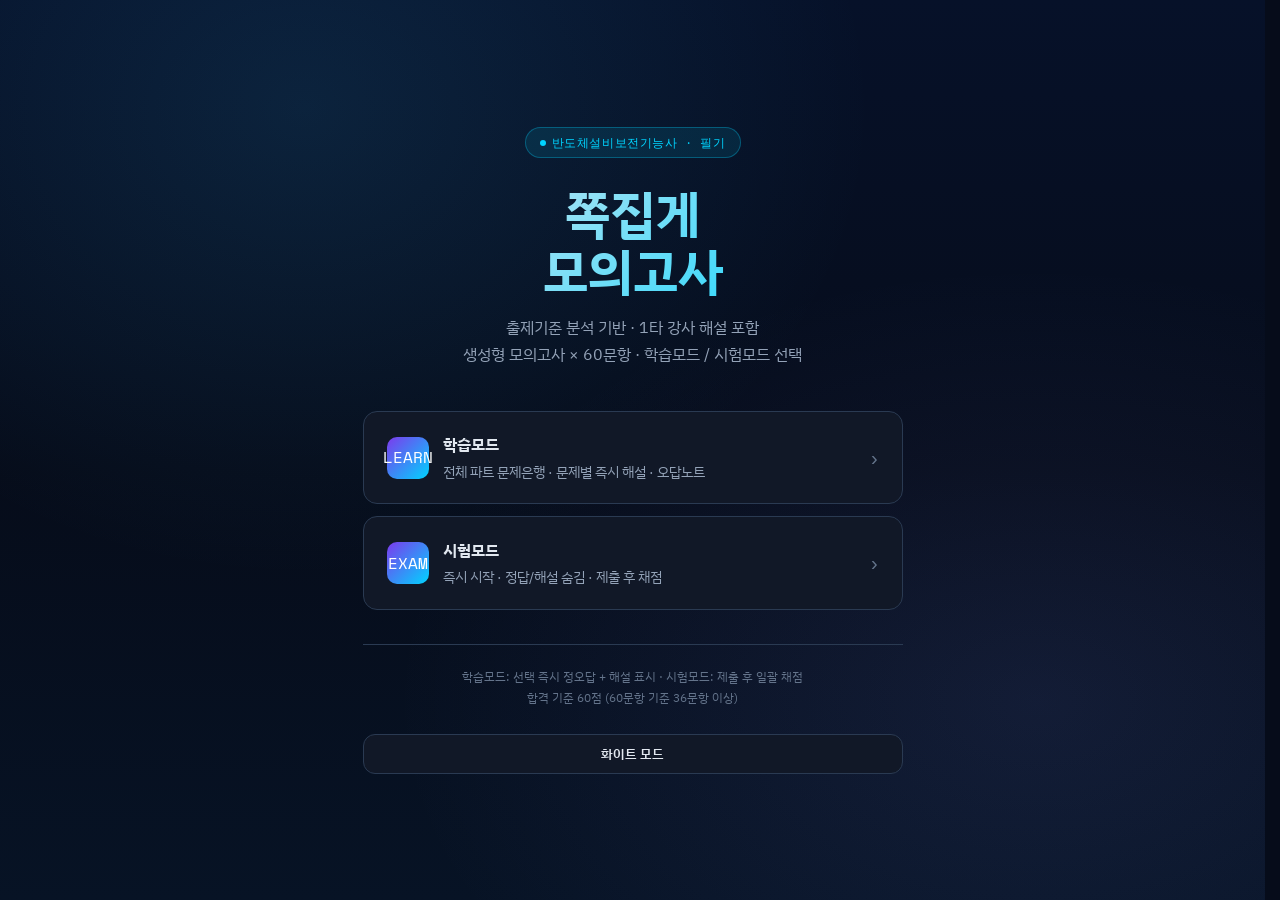
<file: index.html>
<!DOCTYPE html>
<html lang="ko">
<head>
  <meta charset="UTF-8">
  <meta name="viewport" content="width=device-width, initial-scale=1.0">
  <title>반도체설비보전기능사 필기 모의고사</title>
  <link rel="preconnect" href="https://fonts.googleapis.com">
  <link rel="preconnect" href="https://fonts.gstatic.com" crossorigin>
  <link href="https://fonts.googleapis.com/css2?family=IBM+Plex+Sans+KR:wght@400;500;700&family=Space+Mono:wght@400;700&display=swap" rel="stylesheet">
  <link rel="stylesheet" href="style.css">
</head>
<body>

<a id="geminiLink" target="_blank" rel="noopener noreferrer" style="display:none;"></a>

<!-- ── HOME ── -->
<div id="home" class="screen">
  <div class="home-inner">
    <div class="badge">반도체설비보전기능사 · 필기</div>
    <h1 class="home-title">쪽집게<br>모의고사</h1>
    <p class="home-sub">
      출제기준 분석 기반 · 1타 강사 해설 포함<br>
      생성형 모의고사 × 60문항 · 학습모드 / 시험모드 선택
    </p>
    <!-- 회차 카드: app.js가 동적으로 채움 -->
    <div id="examList"></div>
    <p class="home-note">
      학습모드: 선택 즉시 정오답 + 해설 표시 · 시험모드: 제출 후 일괄 채점<br>
      합격 기준 60점 (60문항 기준 36문항 이상)
    </p>
    <button id="themeToggle" class="theme-toggle" type="button" aria-label="테마 전환">화이트 모드</button>
  </div>
</div>

<!-- ── SUBJECT SELECT ── -->
<div id="subjectSelect" class="screen">
  <div class="select-inner">
    <button class="btn-back" onclick="goHome()">← 홈</button>
    <h2 class="select-title">과목을 선택하세요</h2>
    <div class="subject-buttons" id="subjectSelectButtons"></div>
  </div>
</div>

<!-- ── PART SELECT ── -->
<div id="partSelect" class="screen">
  <div class="select-inner">
    <button class="btn-back" onclick="goHome()">← 홈</button>
    <h2 class="select-title" id="partSelectTitle">파트를 선택하세요</h2>
    <div class="part-buttons" id="partSelectButtons"></div>
    <div class="select-actions">
      <button class="btn-secondary" id="partSelectCancelBtn" onclick="goHome()">취소</button>
      <button class="btn-primary" id="partSelectSubmitBtn" onclick="proceedToModeSelect()" disabled>다음</button>
    </div>
  </div>
</div>

<!-- ── MODE SELECT ── -->
<div id="modeSelect" class="screen">
  <div class="select-inner">
    <button class="btn-back" onclick="goHome()">← 홈</button>
    <h2 class="select-title">모드를 선택하세요</h2>
    <div class="mode-buttons">
      <button class="mode-select-btn" onclick="startWithSelectedParts('learn')">
        <div class="mode-name">학습모드</div>
        <div class="mode-desc">선택 즉시 정오답 표시<br>문제별 해설 제공</div>
      </button>
      <button class="mode-select-btn" onclick="startWithSelectedParts('exam')">
        <div class="mode-name">시험모드</div>
        <div class="mode-desc">정답·해설 숨김<br>제출 후 일괄 채점</div>
      </button>
    </div>
  </div>
</div>

<!-- ── QUIZ ── -->
<div id="quiz" class="screen">
  <div class="quiz-header">
    <div class="quiz-header-top">
      <button class="btn-back" onclick="goHome()">← 홈</button>
      <div class="header-title" id="hTitle"></div>
      <div class="quiz-header-actions">
        <button id="examModeQuickBtn" class="exam-nav-btn" type="button">시험모드 가기</button>
      </div>
    </div>
    <div class="progress-bar-wrap">
      <div class="progress-track">
        <div class="progress-fill" id="pFill"></div>
      </div>
      <div class="progress-label" id="pLabel"></div>
    </div>
    <div class="subject-nav-wrap">
      <div class="subject-nav" id="subjectNav"></div>
      <label class="learn-reveal-toggle" id="learnRevealToggleWrap" for="learnRevealToggle">
        <input id="learnRevealToggle" type="checkbox" checked />
        <span>정답·해설</span>
      </label>
    </div>
    <div class="tag-nav-wrap">
      <div class="tag-nav" id="tagNav"></div>
    </div>
    <div id="examTimerBox" class="exam-timer-box" style="display:none;">
      <div class="exam-timer-line">
        <span>제한 시간</span>
        <strong id="examTotalTime">1:00:00</strong>
      </div>
      <div class="exam-timer-line remain">
        <span>남은 시간</span>
        <strong id="examRemainTime">1:00:00</strong>
      </div>
      <div class="exam-timer-line exam-progress-line">
        <span id="examPartName">파트: -</span>
        <strong id="examProgressCount">총 1/60</strong>
      </div>
    </div>
  </div>
  <div class="quiz-body" id="quizBody"></div>
</div>

<!-- ── RESULT ── -->
<div id="result" class="screen">
  <div class="result-inner">
    <div class="result-header">
      <div class="result-exam-name" id="resExamName"></div>
      <div class="result-title">시험 결과</div>
      <div class="result-grade" id="resGrade"></div>
    </div>
    <div class="score-circle-wrap">
      <div class="score-circle" id="scoreCircle">
        <div class="score-circle-text">
          <span class="score-circle-num" id="resPct"></span>
          <span class="score-circle-label">점</span>
        </div>
      </div>
    </div>
    <div class="result-stats">
      <div class="stat-card"><div class="stat-val green" id="resCorrect">-</div><div class="stat-label">정답</div></div>
      <div class="stat-card"><div class="stat-val red"   id="resWrong">-</div><div class="stat-label">오답</div></div>
      <div class="stat-card"><div class="stat-val amber" id="resSkip">-</div><div class="stat-label">미응답</div></div>
    </div>
    <div class="result-review" id="resReview"></div>
    <div class="result-btns">
      <button class="btn-secondary" onclick="reviewExam()">해설 다시 보기</button>
      <button class="btn-primary"   onclick="goHome()">홈으로</button>
    </div>
  </div>
</div>

<div id="submitConfirmModal" class="confirm-modal" aria-hidden="true">
  <div class="confirm-modal-backdrop" data-close="1"></div>
  <div class="confirm-modal-card" role="dialog" aria-modal="true" aria-labelledby="submitConfirmTitle">
    <div class="confirm-modal-title" id="submitConfirmTitle">시험 제출 확인</div>
    <div class="confirm-modal-msg">시험을 종료하고 제출할까요?</div>
    <div class="confirm-modal-actions">
      <button id="submitConfirmCancel" class="btn-secondary" type="button">계속 풀기</button>
      <button id="submitConfirmOk" class="btn-primary" type="button">제출하기</button>
    </div>
  </div>
</div>

<script src="app.js?v=20260403-3"></script>
</body>
</html>
</file>
<file: style.css>
/* ═══════════════════════════════════════════════
   style.css  —  통합본 (v2)
   모드 전환: #quizHeader[data-mode="exam"] 단일 속성으로 제어
   body.exam-layout-mode 방식 완전 제거
   ═══════════════════════════════════════════════ */

/* ── 다크모드 토큰 ── */
:root {
  --bg: #060c1a;
  --surface: #111827;
  --surface2: #1a2235;
  --surface3: #1f2d44;
  --header-bg: rgba(7,13,28,0.92);
  --border: #2a3a52;
  --accent: #00d4ff;
  --accent2: #7c3aed;
  --green: #10b981;
  --red: #ef4444;
  --amber: #f59e0b;
  --text: #e2e8f0;
  --text2: #94a3b8;
  --text3: #64748b;
  --exp-card-bg: #0f172a;
  --exp-card-border: #2a3a52;
  --exp-card-text: #e2e8f0;
  --exp-label: #94a3b8;
  --exp-concept-bg: #0f1d2f;
  --exp-concept-title: #e2e8f0;
  --exp-concept-desc: #cbd5e1;
  --exp-step-text: #e2e8f0;
  --exp-arrow: #94a3b8;
  --exp-rule-bg: #2b2110;
  --exp-rule-title: #f7d6a0;
  --exp-rule-keyword: #f9b562;
  --exp-rule-action: #ffe7c2;
  --exp-link-bg: #12253a;
  --exp-link-text: #dbeafe;
  --exp-link-strong: #60a5fa;
  --exp-divider: #334155;
  --ok-border: #1d9e75;
  --ok-bg: #123d34;
  --ok-text: #9fe7d3;
  --wrong-border: #e57373;
  --wrong-bg: #3b1b21;
  --wrong-text: #ffb4b4;
  --trap-bg: #5b3718;
  --trap-text: #ffd0a3;
  --correct-badge-bg: #1d9e75;
  --correct-badge-text: #fff;
  --concept-accent: #1d9e75;
  --step-num-bg: #534ab7;
  --step-num-text: #fff;
  --rule-accent: #e6960c;
  --link-accent: #378add;
  --font: 'IBM Plex Sans KR','Noto Sans KR',sans-serif;
  --mono: 'Space Mono','JetBrains Mono',monospace;
}

body.light-mode {
  --bg: #f5f7fb;
  --surface: #fff;
  --surface2: #eef3fb;
  --surface3: #e3ebf7;
  --header-bg: rgba(240,245,255,0.92);
  --border: #c9d6ea;
  --accent: #006de0;
  --accent2: #4f46e5;
  --green: #0f9f6e;
  --red: #d93838;
  --amber: #b7791f;
  --text: #0f172a;
  --text2: #334155;
  --text3: #64748b;
  --exp-card-bg: #fff;
  --exp-card-border: #d0d0d0;
  --exp-card-text: #111;
  --exp-label: #666;
  --exp-concept-bg: #f4fdf9;
  --exp-concept-title: #111;
  --exp-concept-desc: #333;
  --exp-step-text: #111;
  --exp-arrow: #888;
  --exp-rule-bg: #fff8e8;
  --exp-rule-title: #3d2400;
  --exp-rule-keyword: #7f4500;
  --exp-rule-action: #3d2400;
  --exp-link-bg: #e8f3fc;
  --exp-link-text: #0a2540;
  --exp-link-strong: #185fa5;
  --exp-divider: #e0e0e0;
  --ok-border: #1d9e75;
  --ok-bg: #e0f7ef;
  --ok-text: #085041;
  --wrong-border: #e57373;
  --wrong-bg: #fff0f0;
  --wrong-text: #b71c1c;
  --trap-bg: #ffe0cc;
  --trap-text: #7f2a00;
}

/* ── 리셋 ── */
*,*::before,*::after { box-sizing:border-box; margin:0; padding:0; -webkit-tap-highlight-color:transparent; }
*:focus { outline:none; }
html { font-size:17px; scroll-behavior:smooth; scrollbar-gutter:stable; overflow-y:scroll; }
body { font-family:var(--font); background:var(--bg); color:var(--text); min-height:100vh; line-height:1.6; }

/* ══════════════════════════════════════
   스크린 시스템
══════════════════════════════════════ */
.screen { display:none; min-height:100vh; flex-direction:column; }
.screen.active { display:flex; }

/* ══════════════════════════════════════
   공용 버튼
══════════════════════════════════════ */
.btn-primary {
  flex:1; padding:13px; border-radius:12px;
  background:linear-gradient(135deg,var(--accent2),var(--accent));
  color:#fff; font-weight:700; font-size:15px; border:none;
  cursor:pointer; font-family:var(--font); transition:opacity .15s;
}
.btn-primary:hover { opacity:.88; }
.btn-primary:disabled { opacity:.45; cursor:not-allowed; }

.btn-secondary {
  flex:1; padding:13px; border-radius:12px;
  background:var(--surface); border:1px solid var(--border);
  color:var(--text); font-weight:700; font-size:15px;
  cursor:pointer; font-family:var(--font); transition:all .15s;
}
.btn-secondary:hover { border-color:var(--accent); color:var(--accent); }
.btn-secondary.compact {
  display:inline-flex; width:auto; min-width:140px;
  padding:7px 10px; font-size:12px; margin-bottom:10px;
}

.btn-back {
  display:inline-flex; align-items:center; justify-content:center;
  background:none; border:1px solid var(--border); color:var(--text2);
  border-radius:8px; cursor:pointer; font-size:13px; font-family:var(--font);
  white-space:nowrap; min-width:52px; height:32px; transition:all .15s;
}
.btn-back:hover { border-color:var(--accent); color:var(--accent); }

.theme-toggle {
  width:100%; border:1px solid var(--border); background:var(--surface);
  color:var(--text); border-radius:12px; padding:10px 16px;
  font-size:13px; font-weight:600; cursor:pointer; font-family:var(--font);
  transition:all .15s; margin-top:1.5rem;
}
.theme-toggle:hover { border-color:var(--accent); background:var(--surface2); }

/* ══════════════════════════════════════
   홈 화면
══════════════════════════════════════ */
#home {
  align-items:center; justify-content:center; padding:2rem; overflow:hidden;
  background:
    radial-gradient(ellipse at 24% 12%,rgba(56,189,248,.11) 0%,transparent 42%),
    radial-gradient(ellipse at 82% 78%,rgba(129,140,248,.1) 0%,transparent 44%),
    linear-gradient(180deg,#061129 0%,#060c1a 52%,#071325 100%);
}
.home-inner { max-width:540px; width:100%; text-align:center; position:relative; z-index:1; }

.badge {
  display:inline-flex; align-items:center; gap:6px;
  background:rgba(0,212,255,.1); border:1px solid rgba(0,212,255,.3);
  color:var(--accent); font-size:12px; font-weight:500;
  padding:5px 14px; border-radius:999px; margin-bottom:1.5rem;
  font-family:var(--mono); letter-spacing:.05em;
}
.badge::before {
  content:''; width:6px; height:6px; background:var(--accent);
  border-radius:50%; animation:pulse 2s infinite;
}
@keyframes pulse { 0%,100%{opacity:1;transform:scale(1)} 50%{opacity:.5;transform:scale(1.3)} }

.home-title {
  font-size:clamp(2rem,5vw,3rem); font-weight:900; line-height:1.15; margin-bottom:.75rem;
  background:linear-gradient(135deg,#e2e8f0 0%,var(--accent) 100%);
  -webkit-background-clip:text; -webkit-text-fill-color:transparent;
}
.home-sub { font-size:16px; color:var(--text2); margin-bottom:2.5rem; line-height:1.7; }
#examList { display:flex; flex-direction:column; gap:12px; margin-bottom:2rem; }
.home-note { font-size:12px; color:var(--text3); border-top:1px solid var(--border); padding-top:1.2rem; line-height:1.8; }

.exam-card {
  background:var(--surface); border:1px solid var(--border); border-radius:14px;
  padding:1.2rem 1.4rem; cursor:pointer; transition:all .2s;
  display:flex; align-items:center; justify-content:space-between; text-align:left;
}
.exam-card:hover { border-color:var(--accent); background:var(--surface2); transform:translateY(-2px); box-shadow:0 8px 24px rgba(0,212,255,.12); }
.exam-card-left { display:flex; align-items:center; gap:14px; }
.exam-num {
  width:42px; height:42px; background:linear-gradient(135deg,var(--accent2),var(--accent));
  border-radius:10px; display:flex; align-items:center; justify-content:center;
  font-family:var(--mono); font-weight:500; font-size:16px; color:#fff; flex-shrink:0;
}
.exam-info h3 { font-size:16px; font-weight:700; color:var(--text); margin-bottom:3px; }
.exam-info p { font-size:14px; color:var(--text2); }
.exam-arrow { color:var(--text3); font-size:20px; }

body.light-mode #home {
  background:
    radial-gradient(ellipse at 24% 12%,rgba(14,116,214,.1) 0%,transparent 42%),
    radial-gradient(ellipse at 82% 78%,rgba(99,102,241,.08) 0%,transparent 44%),
    linear-gradient(180deg,#f2f7ff 0%,#edf3ff 100%);
}
body.light-mode .home-title { background:none; -webkit-background-clip:initial; -webkit-text-fill-color:initial; color:#0b4fa8; }
body.light-mode .badge { background:#e6f2ff; border-color:#b9d6ff; color:#0057b8; }
body.light-mode .badge::before { background:#0057b8; }

/* ══════════════════════════════════════
   선택 화면 공통
══════════════════════════════════════ */
.select-inner { padding:2rem 1.5rem; max-width:600px; margin:0 auto; }
.select-title { font-size:1.5rem; font-weight:700; color:var(--text); margin-bottom:2rem; text-align:center; }
.subject-buttons,.part-buttons,.mode-buttons { display:flex; flex-direction:column; gap:12px; margin-bottom:2rem; }

.subject-select-btn,.part-select-label,.mode-select-btn {
  padding:1rem; border-radius:12px; background:var(--surface);
  border:1px solid var(--border); color:var(--text);
  font-size:15px; font-weight:600; cursor:pointer; font-family:var(--font); transition:all .15s;
}
.subject-select-btn:hover,.part-select-label:hover,.mode-select-btn:hover {
  background:var(--surface2); border-color:var(--accent); color:var(--accent);
}
.part-select-label { display:flex; align-items:center; gap:.75rem; }
.part-select-checkbox { width:20px; height:20px; cursor:pointer; }
.part-select-text { flex:1; text-align:left; }
.select-actions { display:flex; gap:10px; margin-top:2rem; }

.mode-select-btn { padding:1.5rem; text-align:left; }
.mode-name { font-size:18px; font-weight:700; margin-bottom:.5rem; color:var(--accent); }
.mode-desc { font-size:14px; color:var(--text2); line-height:1.5; }

/* ══════════════════════════════════════
   퀴즈 헤더
   핵심: data-mode 속성 하나로 학습/시험 전환
   - [data-mode="learn"] : 기본값, 과목·태그 네비 표시
   - [data-mode="exam"]  : 타이머 표시, 네비 숨김
   class 충돌 없음, specificity 동일 레벨
══════════════════════════════════════ */
#quiz {
  flex-direction:column;
  background:var(--bg);
}

.quiz-header {
  position:sticky; top:0; z-index:100;
  width:min(760px, calc(100% - 24px));
  margin:0 auto; box-sizing:border-box;
  background:var(--header-bg);
  backdrop-filter:blur(12px);
  border-bottom:1px solid var(--border);
  padding:.75rem 1rem;
}

/* 상단 바 */
.qh-top {
  display:grid; grid-template-columns:auto 1fr auto;
  align-items:center; gap:12px; min-height:42px;
}
.qh-title { font-size:15px; font-weight:700; color:var(--text); text-align:center; white-space:nowrap; overflow:hidden; text-overflow:ellipsis; }

/* 모드 전환 버튼 */
.mode-toggle-btn {
  display:inline-flex; align-items:center; justify-content:center;
  height:32px; min-width:114px; padding:0;
  border-radius:6px; background:var(--surface); border:1px solid var(--border);
  color:var(--text); font-size:12px; font-weight:600;
  cursor:pointer; font-family:var(--font); white-space:nowrap; transition:all .1s;
}
.mode-toggle-btn:hover { background:var(--surface2); border-color:var(--accent); color:var(--accent); }

/* 진행률 바 */
.qh-progress { margin:.6rem 0 0; }
.progress-track { height:4px; background:var(--surface2); border-radius:999px; overflow:hidden; }
.progress-fill { height:100%; background:linear-gradient(90deg,var(--accent2),var(--accent)); border-radius:999px; transition:width .4s ease; width:0; }
.progress-label { font-size:14px; color:var(--text2); margin-top:4px; text-align:right; font-family:var(--mono); font-weight:700; }
.progress-label.is-exam { display:flex; justify-content:space-between; text-align:left; gap:10px; }

/* ── 학습모드 전용 네비 ── */
.qh-learn-nav {
  display:flex; align-items:center; gap:8px;
  border-bottom:1px solid var(--border); margin-top:.6rem;
}
.subject-nav { display:flex; gap:8px; }
.sub-nav-btn {
  background:none; border:none; color:var(--text2); font-size:15px; font-weight:700;
  padding:4px 12px; cursor:pointer; border-radius:6px; transition:.2s; font-family:var(--font);
}
.sub-nav-btn.active { color:var(--accent); background:rgba(0,212,255,.1); }
.sub-nav-btn:hover { color:var(--accent); }

.learn-reveal-toggle {
  display:inline-flex; align-items:center; gap:8px; margin-left:auto;
  padding:7px 10px; border:1px solid var(--border); border-radius:999px;
  background:var(--surface2); color:var(--text); font-size:12px; font-weight:700;
  user-select:none; cursor:pointer;
}
.learn-reveal-toggle input { width:14px; height:14px; accent-color:var(--accent); }
.learn-reveal-toggle.is-hidden { visibility:hidden; pointer-events:none; }

.qh-tag-nav {
  margin:.5rem 0 0; display:flex; align-items:center; overflow-x:auto;
  -webkit-overflow-scrolling:touch; scrollbar-width:none;
}
.qh-tag-nav::-webkit-scrollbar { display:none; }
.tag-nav { display:flex; gap:6px; padding-bottom:2px; width:max-content; }
.tag-btn {
  display:flex; align-items:center; gap:5px; padding:4px 11px;
  border-radius:999px; border:1px solid var(--border); background:var(--surface2);
  color:var(--text2); font-size:11.5px; font-weight:500; cursor:pointer;
  white-space:nowrap; font-family:var(--font); transition:all .15s;
}
.tag-btn:hover,.tag-btn.active { border-color:var(--accent); color:var(--accent); background:rgba(0,212,255,.1); }
.tag-btn-dot { width:5px; height:5px; border-radius:50%; background:currentColor; flex-shrink:0; }
.tag-btn-cnt { font-family:var(--mono); font-size:10px; background:rgba(255,255,255,.08); border-radius:999px; padding:0 5px; color:var(--text3); }

/* ── 시험모드 전용 타이머 ── */
.qh-timer {
  display:flex; flex-wrap:wrap; gap:4px 16px; align-items:center;
  margin:.5rem 0 0; padding:5px 10px;
  border:1px solid var(--border); border-radius:8px; background:var(--surface2);
}
.timer-line {
  display:flex; align-items:center; gap:8px; flex:1; min-width:0;
  font-size:11px; color:var(--text2); white-space:nowrap;
}
.timer-line strong { 
  margin-left:auto; /* 오른쪽 정렬 추가 */
  color:var(--text); font-family:var(--mono); font-size:12px; font-variant-numeric:tabular-nums; 
}
.timer-line.remain strong { color:#ff6b9a; }

/* ══ 핵심: data-mode 기반 표시/숨김 ══
   learn 모드: 네비 표시 / 타이머 숨김
   exam  모드: 타이머 표시 / 네비 숨김
   기본값(속성 없음)은 learn과 동일 */

/* 타이머: 기본 숨김 */
.quiz-header .qh-timer { display:none; }
/* exam 모드에서만 타이머 표시 */
.quiz-header[data-mode="exam"] .qh-timer { display:flex; }

/* 네비: 기본 표시 */
.quiz-header .qh-learn-nav,
.quiz-header .qh-tag-nav { display:flex; }
/* exam 모드에서 네비 숨김 */
.quiz-header[data-mode="exam"] .qh-learn-nav,
.quiz-header[data-mode="exam"] .qh-tag-nav { display:none; }

/* 진행률 레이블: exam에서 숨김 */
.quiz-header[data-mode="exam"] .progress-label { display:none; }

/* 시험모드 인라인 액션: 기본 숨김, exam에서만 표시 */
.q-inline-actions { display:none; }
.quiz-header[data-mode="exam"] ~ .quiz-body .q-inline-actions { display:inline-flex; }

/* q-reveal-slot: 기본 숨김, exam에서만 표시 */
.q-reveal-slot { display:none; margin-left:auto; }
.quiz-header[data-mode="exam"] ~ .quiz-body .q-reveal-slot { display:inline-flex; }

/* 시험모드에서 검색 버튼 숨김 */
.quiz-header[data-mode="exam"] ~ .quiz-body .q-search-actions { display:none; }

/* ══════════════════════════════════════
   퀴즈 바디
══════════════════════════════════════ */
.quiz-body {
  flex:1; padding:1.5rem 1.2rem 3rem;
  max-width:760px; margin:0 auto; width:100%;
}

/* ══════════════════════════════════════
   문제 카드
══════════════════════════════════════ */
.q-block {
  background:var(--surface); border:1px solid var(--border);
  border-radius:16px; padding:1.4rem; margin-bottom:1.2rem;
  transition:border-color .2s;
}
.q-block.answered { border-color:var(--surface3); }

.q-meta { display:flex; align-items:center; gap:8px; margin-bottom:10px; flex-wrap:wrap; }

.q-num-badge { font-family:var(--mono); font-size:14px; font-weight:500; color:var(--text); background:var(--surface2); padding:4px 10px; border-radius:6px; }
.q-tag { font-size:14px; font-weight:500; padding:4px 10px; border-radius:6px; background:rgba(0,212,255,.1); color:var(--accent); border:1px solid rgba(0,212,255,.2); }
.q-type { font-size:14px; font-weight:500; padding:4px 10px; border-radius:6px; border:1px solid var(--border); color:var(--text3); font-family:var(--mono); }
.q-type.memory { border-color:rgba(245,158,11,.3); color:var(--amber); background:rgba(245,158,11,.06); }
.q-type.understanding { border-color:rgba(124,58,237,.3); color:#a78bfa; background:rgba(124,58,237,.06); }

.q-text { font-size:17px; font-weight:500; color:var(--text); margin-bottom:1rem; line-height:1.65; }

/* 검색 버튼 */
.q-search-actions { display:inline-flex; gap:8px; align-items:center; margin-left:8px; flex-wrap:wrap; margin-right:auto; }
.q-search-btn {
  display:inline-flex; align-items:center; justify-content:center; gap:6px;
  padding:6px 10px; border-radius:8px; border:1px solid var(--border);
  background:var(--surface2); color:var(--text); font-size:12px; font-weight:700;
  cursor:pointer; font-family:var(--font); white-space:nowrap;
}
.q-search-btn:hover { border-color:var(--accent); color:var(--accent); }
.q-search-btn.youtube { border-color:rgba(255,0,0,.28); }
.q-search-btn.gemini { border-color:rgba(124,58,237,.28); }
.q-search-icon { width:16px; height:16px; display:block; flex-shrink:0; }

/* 인라인 액션 버튼들 */
.q-inline-actions { gap:8px; align-items:center; margin-top:18px; }
.q-inline-reveal {
  display:inline-flex; align-items:center; gap:6px; padding:6px 10px;
  border:1px solid var(--border); border-radius:8px; background:var(--surface2);
  color:var(--text2); font-size:12px; font-weight:700; white-space:nowrap; user-select:none;
}
.q-inline-reveal input { width:14px; height:14px; accent-color:var(--accent); }
.q-inline-btn {
  padding:6px 10px; min-width:92px; border-radius:8px; border:1px solid var(--border);
  background:var(--surface2); color:var(--text); font-size:12px; font-weight:700;
  cursor:pointer; font-family:var(--font); white-space:nowrap;
}
.q-inline-btn:hover:not(:disabled) { border-color:var(--accent); color:var(--accent); }
.q-inline-btn:disabled { opacity:.45; cursor:not-allowed; }
.q-inline-submit { background:var(--accent); color:var(--bg); border-color:var(--accent); }
.q-inline-submit:hover:not(:disabled) { opacity:.9; color:var(--bg); }

/* 선택지 */
.opts { display:flex; flex-direction:column; gap:10px; }
.option {
  display:flex; gap:12px; padding:14px; border-radius:8px;
  cursor:pointer; background:var(--surface2); border:1.5px solid var(--border); transition:all .2s;
}
@media(hover:hover) { .option:hover:not(.locked) { background:var(--surface3); border-color:var(--accent); } }
.option.locked { cursor:default; }
.option.selected { border-color:var(--accent); background:rgba(0,212,255,.06); }
.option.exam-picked {
  border-color:#19d4ff; background:rgba(0,212,255,.14);
  box-shadow:0 0 0 1px rgba(0,212,255,.35),0 8px 18px rgba(0,212,255,.12); position:relative;
}
.option.exam-picked::before {
  content:'선택'; position:absolute; right:10px; top:8px;
  font-size:11px; font-weight:700; color:#7ee8ff;
  background:rgba(0,212,255,.14); border:1px solid rgba(0,212,255,.35);
  border-radius:999px; padding:1px 7px;
}
.option.correct { border:2px solid var(--ok-border) !important; background:var(--ok-bg) !important; }
.option.wrong { border:1.5px solid var(--wrong-border) !important; background:var(--wrong-bg) !important; }

.opt-no { font-size:15px; font-family:var(--mono); font-weight:500; min-width:22px; padding-top:1px; }
.opt-body { flex:1; }
.opt-name { font-size:16px; font-weight:500; margin-bottom:5px; display:flex; align-items:center; flex-wrap:wrap; gap:6px; width:100%; }
.opt-desc { font-size:15px; opacity:.8; line-height:1.65; display:none; }
.option.show-desc .opt-desc { display:block; }
.option.correct .opt-no,.option.correct .opt-name,.option.correct .opt-desc { color:var(--ok-text) !important; }
.option.wrong .opt-no,.option.wrong .opt-name,.option.wrong .opt-desc { color:var(--wrong-text) !important; }

.trap { font-size:12px; font-weight:500; padding:2px 9px; border-radius:20px; background:var(--trap-bg) !important; color:var(--trap-text) !important; display:none; margin-left:6px; }
.correct-label { font-size:12px; font-weight:500; padding:2px 9px; border-radius:20px; background:var(--correct-badge-bg) !important; color:var(--correct-badge-text) !important; display:none; margin-left:6px; }
.option.show-desc .trap.is-visible,.option.show-desc .correct-label.is-visible { display:inline-block; }

/* ══════════════════════════════════════
   해설 섹션
══════════════════════════════════════ */
.card {
  background:var(--exp-card-bg) !important; border:1px solid var(--exp-card-border) !important;
  border-radius:12px !important; padding:1.5rem !important; margin-bottom:16px !important;
  color:var(--exp-card-text) !important;
}
.section-label { font-size:12px; font-weight:500; color:var(--exp-label) !important; letter-spacing:.06em; text-transform:uppercase; margin-bottom:12px; }
.concept { border-left:4px solid var(--concept-accent) !important; padding:12px 16px; border-radius:0 8px 8px 0; background:var(--exp-concept-bg) !important; margin-bottom:12px; }
.concept-title { font-size:15px; font-weight:500; color:var(--exp-concept-title) !important; margin-bottom:6px; }
.concept-desc { font-size:14px; color:var(--exp-concept-desc) !important; line-height:1.7; }
.steps { display:flex; align-items:center; gap:8px; margin-bottom:14px; flex-wrap:wrap; }
.step-num { width:28px; height:28px; border-radius:50%; background:var(--step-num-bg) !important; color:var(--step-num-text) !important; font-size:13px; font-family:var(--mono); display:flex; align-items:center; justify-content:center; flex-shrink:0; }
.step-text { font-size:14px; font-weight:500; color:var(--exp-step-text) !important; }
.arrow { font-size:16px; color:var(--exp-arrow) !important; }
.rule-box { border-left:4px solid var(--rule-accent) !important; background:var(--exp-rule-bg) !important; padding:14px 16px; border-radius:0 8px 8px 0; margin-bottom:12px; }
.rule-title { font-size:14px; font-weight:500; color:var(--exp-rule-title) !important; margin-bottom:10px; }
.rule-row { display:flex; align-items:baseline; gap:10px; margin-bottom:6px; }
.rule-keyword { font-size:14px; font-weight:500; color:var(--exp-rule-keyword) !important; min-width:90px; }
.rule-action { font-size:14px; color:var(--exp-rule-action) !important; }
.link-box { border-left:4px solid var(--link-accent) !important; background:var(--exp-link-bg) !important; padding:12px 16px; border-radius:0 8px 8px 0; font-size:14px; color:var(--exp-link-text) !important; line-height:1.65; }
.link-box strong { color:var(--exp-link-strong) !important; }
hr.div { border:none; border-top:1px solid var(--exp-divider) !important; margin:14px 0; }
.tag-anchor-spacer { display:block; height:0; }
.step-inline-note { margin-bottom:12px; }
.exp-card { margin-top:16px; }

/* ══════════════════════════════════════
   결과 화면
══════════════════════════════════════ */
#result {
  align-items:center; justify-content:center; padding:2rem;
  background:radial-gradient(ellipse at 50% 0%,rgba(124,58,237,.1) 0%,transparent 60%),var(--bg);
}
.result-inner { max-width:560px; width:100%; }
.result-header { text-align:center; margin-bottom:2rem; }
.result-exam-name { font-size:13px; color:var(--text3); font-family:var(--mono); margin-bottom:8px; }
.result-title { font-size:2rem; font-weight:900; color:var(--text); margin-bottom:4px; }
.result-grade { font-size:1.1rem; font-weight:700; margin-top:6px; }
.result-grade.pass { color:var(--green); }
.result-grade.fail { color:var(--red); }

.score-circle-wrap { display:flex; justify-content:center; margin:1.5rem 0; }
.score-circle {
  width:140px; height:140px; border-radius:50%;
  background:conic-gradient(var(--accent) 0deg,var(--accent2) var(--deg),var(--surface2) var(--deg));
  display:flex; align-items:center; justify-content:center; position:relative;
}
.score-circle::after { content:''; position:absolute; width:110px; height:110px; border-radius:50%; background:var(--bg); }
.score-circle-text { position:relative; z-index:1; text-align:center; }
.score-circle-num { font-size:2rem; font-weight:900; color:var(--text); font-family:var(--mono); display:block; }
.score-circle-label { font-size:11px; color:var(--text3); font-family:var(--mono); }

.result-stats { display:grid; grid-template-columns:repeat(3,1fr); gap:10px; margin-bottom:1.5rem; }
.stat-card { background:var(--surface); border:1px solid var(--border); border-radius:12px; padding:1rem; text-align:center; }
.stat-val { font-size:1.5rem; font-weight:900; font-family:var(--mono); margin-bottom:4px; }
.stat-val.green { color:var(--green); }
.stat-val.red { color:var(--red); }
.stat-val.amber { color:var(--amber); }
.stat-label { font-size:12px; color:var(--text3); }

.result-review { background:var(--surface); border:1px solid var(--border); border-radius:14px; padding:1.2rem; margin-bottom:1.5rem; }
.review-section+.review-section { margin-top:1.2rem; padding-top:1.1rem; border-top:1px solid var(--border); }
.review-title { font-size:13px; font-weight:700; color:var(--accent); margin-bottom:12px; font-family:var(--mono); text-transform:uppercase; letter-spacing:.06em; }
.review-list { display:flex; flex-direction:column; gap:6px; }
.review-perfect { padding:8px 0; color:var(--text2); font-size:14px; }
.weak-tag-grid { display:grid; grid-template-columns:repeat(auto-fit,minmax(170px,1fr)); gap:8px; }
.weak-tag-card { border:1px solid var(--border); border-radius:10px; padding:10px; background:var(--surface2); }
.weak-tag-card.low { border-color:rgba(239,68,68,.55); }
.weak-tag-card.mid { border-color:rgba(245,158,11,.55); }
.weak-tag-card.high { border-color:rgba(16,185,129,.45); }
.weak-tag-name { font-size:13px; font-weight:800; color:var(--text); }
.weak-tag-meta { margin-top:4px; font-size:12px; color:var(--text2); }
.review-note-item { border:1px solid var(--border); border-radius:10px; background:var(--surface2); padding:10px; }
.review-note-head { display:flex; align-items:center; gap:6px; margin-bottom:6px; }
.review-chip { font-size:11px; color:var(--text2); border:1px solid var(--border); border-radius:999px; padding:2px 7px; }
.review-num { font-family:var(--mono); font-size:11px; color:var(--text3); min-width:24px; margin-top:2px; }
.review-q { flex:1; font-size:13px; color:var(--text2); line-height:1.5; }
.review-note-line { font-size:12px; color:var(--text2); line-height:1.45; margin-top:2px; }
.review-note-line strong { color:var(--text); }
.review-note-core { margin-top:7px; border-top:1px dashed var(--border); padding-top:7px; font-size:12px; color:var(--accent); }
.review-mark { font-size:11px; padding:2px 6px; border-radius:4px; flex-shrink:0; margin-top:2px; }
.review-mark.wrong { background:rgba(239,68,68,.15); color:#fca5a5; }
.review-mark.skip { background:rgba(245,158,11,.17); color:#fbbf24; }
.result-btns { display:flex; gap:10px; }

/* ══════════════════════════════════════
   모달
══════════════════════════════════════ */
.confirm-modal {
  position:fixed; inset:0; z-index:1200; display:none;
  align-items:center; justify-content:center; padding:16px;
}
.confirm-modal.is-open { display:flex; }
.confirm-modal-backdrop { position:absolute; inset:0; background:rgba(3,8,20,.62); backdrop-filter:blur(2px); }
.confirm-modal-card {
  position:relative; width:min(420px,calc(100vw - 32px));
  background:linear-gradient(155deg,#0f172a 0%,#111d36 100%);
  border:1px solid var(--border); border-radius:16px; padding:18px 16px 14px;
  box-shadow:0 22px 48px rgba(0,0,0,.45);
}
.confirm-modal-title { font-size:18px; font-weight:800; color:var(--text); }
.confirm-modal-msg { margin-top:8px; font-size:14px; color:var(--text2); line-height:1.55; }
.confirm-modal-actions { margin-top:14px; display:flex; gap:8px; }
.confirm-modal-actions .btn-secondary,.confirm-modal-actions .btn-primary { padding:10px 12px; font-size:14px; border-radius:10px; }
body.light-mode .confirm-modal-card { background:linear-gradient(160deg,#fff 0%,#eef4ff 100%); border-color:#b9cbe3; }
body.light-mode .confirm-modal-backdrop { background:rgba(32,52,88,.32); }

/* 에러 카드 */
.error-card { background:rgba(239,68,68,.1); border:1px solid rgba(239,68,68,.3); border-radius:12px; padding:1.2rem; color:var(--red); font-size:14px; text-align:center; line-height:1.7; }

/* ══════════════════════════════════════
   반응형
══════════════════════════════════════ */
@media(max-width:768px) {
  html { font-size:16px; }
  .quiz-header { width:min(760px,calc(100% - 1.6rem)); padding:.75rem 1rem; }
  .qh-top { display:flex; justify-content:space-between; align-items:center; gap:8px; }
  .btn-back { flex:0 0 82px; font-size:17px; font-weight:700; }
  .qh-title { flex:1; white-space:normal; overflow:visible; text-overflow:clip; line-height:1.35; font-size:19px; font-weight:800; }
  .mode-toggle-btn { flex:0 0 82px; }
  .q-block { padding:1rem; }
  .q-meta { gap:6px; flex-wrap:nowrap; }
  .q-search-actions { margin-top:0; margin-left:auto; gap:4px; flex-wrap:nowrap; }
  .q-inline-actions { flex-wrap:wrap; gap:6px; }
  .q-search-btn.youtube,.q-search-btn.gemini { flex:0 0 40px; width:40px; height:34px; padding:0 !important; border-radius:9px; }
  .q-search-label { display:none; }
  .q-search-icon { width:17px; height:17px; }

  /* 시험모드 모바일 타이머 */
  .quiz-header[data-mode="exam"] .qh-timer {
    display:grid !important;
    grid-template-columns:1fr 1fr;
    gap:4px 12px; padding:8px 12px; margin-top:.6rem; min-height:52px;
  }
  .quiz-header[data-mode="exam"] .qh-timer .timer-line:last-child {
    grid-column:1/span 2; border-top:1px solid rgba(255,255,255,.05); padding-top:4px; margin-top:2px;
  }

  /* 시험모드 인라인 액션 모바일 */
  .quiz-header[data-mode="exam"] ~ .quiz-body .q-inline-actions {
    width:100%; margin-top:20px; justify-content:space-between; flex-wrap:nowrap;
  }
  .quiz-header[data-mode="exam"] ~ .quiz-body .q-inline-btn {
    flex:1; min-width:0; min-height:44px; padding:10px 8px;
  }
  .quiz-header[data-mode="exam"] ~ .quiz-body .q-inline-reveal {
    width:auto; justify-content:center; padding:6px 10px;
  }
}

@media(max-width:480px) {
  #home { padding:1.05rem .9rem 1.3rem; align-items:stretch; justify-content:flex-start; }
  .home-inner { max-width:100%; padding:1.2rem 1rem; border-radius:20px; border:1px solid rgba(0,212,255,.24); background:linear-gradient(150deg,rgba(17,24,39,.88) 0%,rgba(12,22,44,.84) 100%); box-shadow:0 18px 44px rgba(0,0,0,.34); text-align:left; }
  .home-title { font-size:1.94rem; }
  body.light-mode .home-inner { background:linear-gradient(150deg,#fff 0%,#f1f5f9 100%); border-color:#cbd5e1; }
}
</file>
